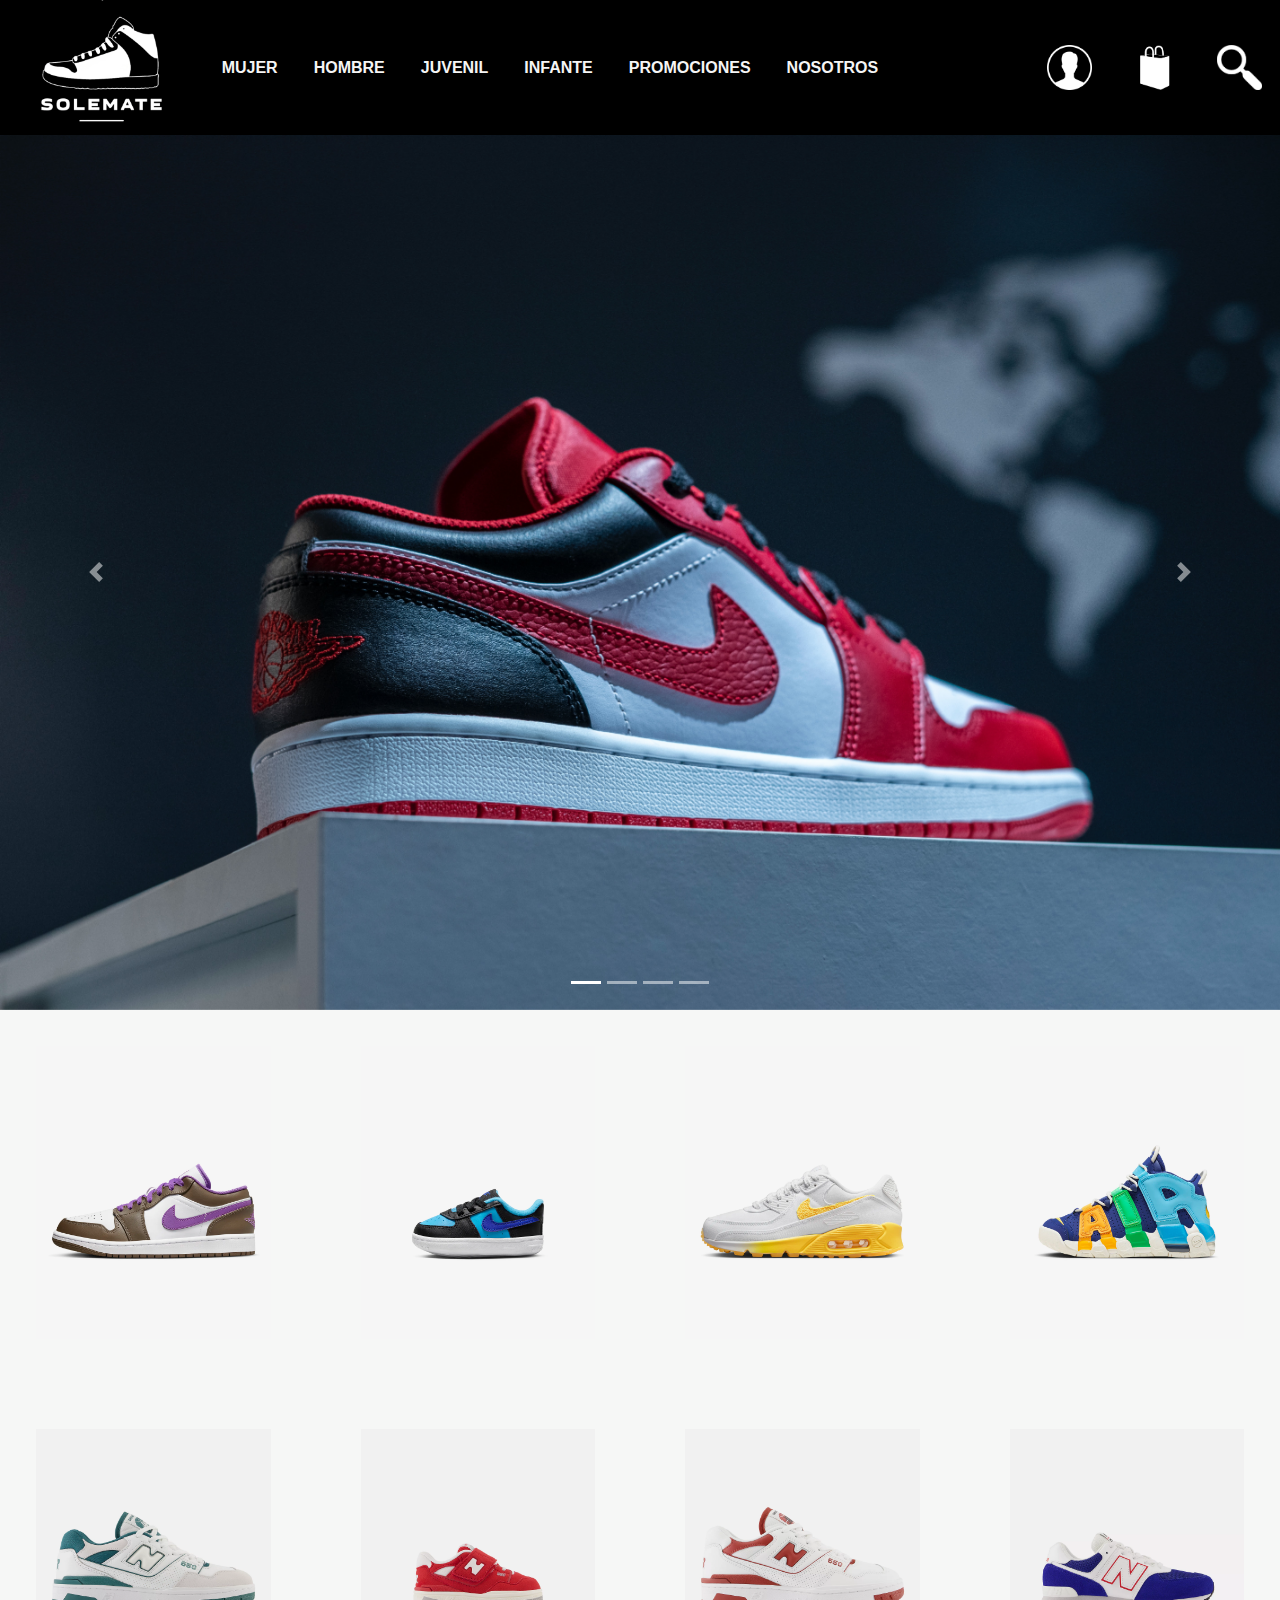
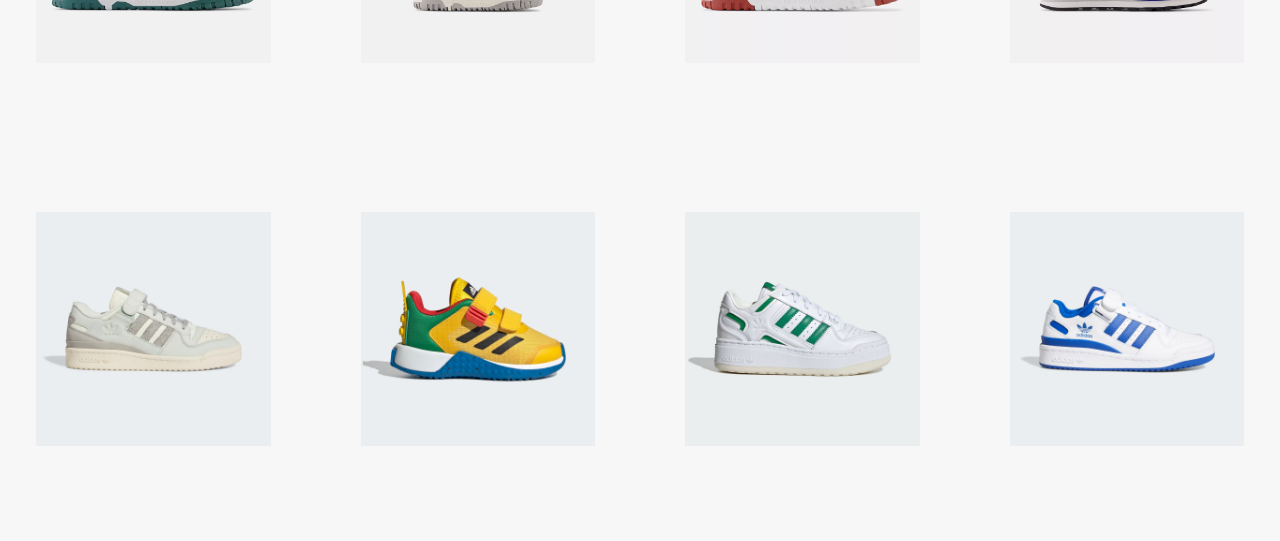
<file: index.html>
<!DOCTYPE html>
<html lang="en">

<head>
    <meta charset="UTF-8">
    <meta name="viewport" content="width=device-width, initial-scale=1.0">
    <title>SoleMate: Step Up Your Style!</title>
    <link rel="stylesheet" href="css/normalize.css">
    <link rel="stylesheet" href="css/index.css">
    <link rel="stylesheet" href="https://cdn.jsdelivr.net/npm/bootstrap@4.0.0/dist/css/bootstrap.min.css"
        integrity="sha384-Gn5384xqQ1aoWXA+058RXPxPg6fy4IWvTNh0E263XmFcJlSAwiGgFAW/dAiS6JXm" crossorigin="anonymous">
</head>

<body>
    <nav>
        <div class="navbar-container">
            <ul>
                <li class="activo"></li>
                <li class="noActivo"><a href="index.html"><img id="logo" src="img/logo.png" alt=""></a></li>
                <!-- Aquí irá el logo -->
                <li><a href="">MUJER</a>
                    <div class="menuEmergente">
                        <ul>
                            <li><a href="">Nike</a></li>
                            <li><a href="">New Balance</a></li>
                            <li><a href="">Adidas</a></li>
                        </ul>
                    </div>
                </li>
                <li><a href="">HOMBRE</a>
                    <div class="menuEmergente">
                        <ul>
                            <li><a href="">Nike</a></li>
                            <li><a href="">New Balance</a></li>
                            <li><a href="">Adidas</a></li>
                        </ul>
                    </div>


                </li>
                <li><a href="">JUVENIL</a>
                    <div class="menuEmergente">
                        <ul>
                            <li><a href="">Nike</a></li>
                            <li><a href="">New Balance</a></li>
                            <li><a href="">Adidas</a></li>
                        </ul>
                    </div>
                </li>
                <li><a href="">INFANTE</a>
                    <div class="menuEmergente">
                        <ul>
                            <li><a href="">Nike</a></li>
                            <li><a href="">New Balance</a></li>
                            <li><a href="">Adidas</a></li>
                        </ul>
                    </div>
                </li>
                <li><a href="">PROMOCIONES</a></li>
                <li><a href="nosotros.html">NOSOTROS</a></li>
            </ul>
            <ul id="accountNav">
                <li class="noActivo"><a href="myAccount.html"><img style="height: 5vh;" src="/img/myAccount.png"
                            alt=""></a>
                    <div class="menuEmergente">
                        <ul>
                            <li><a href="">Mi Cuenta</a></li>
                            <li><a href="">Salir</a></li>
                            <!-- Esto se mostrará únicamente si el usuario inició sesión -->
                            <li><a href="php/login.php">Identificarse</a></li>
                            <li><a href="registro.html">Registrarse</a></li>
                        </ul>
                    </div>
                </li>
                <!-- Mi cuenta -->
                <li class="noActivo"><a href="shoppingBag.html"><img style="height: 5vh;" src="/img/bag.png" alt=""></a></li>
                <!-- Carrito -->
                <li class="noActivo"><a href=""><img style="height: 5vh;" src="/img/search.png" alt=""></a></li>
                <!-- Búsqueda -->
            </ul>
        </div>
    </nav>

    <!-- CARRUSEL -->
    <div id="carouselExampleIndicators" class="carousel slide" data-ride="carousel">
        <ol class="carousel-indicators">
            <li data-target="#carouselExampleIndicators" data-slide-to="0" class="active"></li>
            <li data-target="#carouselExampleIndicators" data-slide-to="1"></li>
            <li data-target="#carouselExampleIndicators" data-slide-to="2"></li>
            <li data-target="#carouselExampleIndicators" data-slide-to="3"></li>
        </ol>
        <div class="carousel-inner">
            <div class="carousel-item active">
                <img src="img/img1.jpg" class="d-block w-100" alt="...">
            </div>
            <div class="carousel-item">
                <img src="img/img2.jpg" class="d-block w-100" alt="...">
            </div>
            <div class="carousel-item">
                <img src="img/img3.jpg" class="d-block w-100" alt="...">
            </div>
            <div class="carousel-item">
                <img src="img/img4.jpg" class="d-block w-100" alt="...">
            </div>
        </div>
        <a class="carousel-control-prev" href="#carouselExampleIndicators" role="button" data-slide="prev">
            <span class="carousel-control-prev-icon" aria-hidden="true"></span>
            <span class="sr-only"></span>
        </a>
        <a class="carousel-control-next" href="#carouselExampleIndicators" role="button" data-slide="next">
            <span class="carousel-control-next-icon" aria-hidden="true"></span>
            <span class="sr-only"></span>
        </a>
    </div>
    <!-- TERMINA CARRUSEL -->
    <!-- GRID -->
    <div class="grid-container">
        <div class="grid-item">
            <img src="img/men/Nike-AirJordan1Low.jpg" alt="">
            <div class="overlay"> </div>
            <div class="text"><a href="">Air Jordan 1 Low</a></div>
        </div>
        <div class="grid-item">
            <img src="img/toddler/Nike-Force1.jpg" alt="">
            <div class="overlay"> </div>
            <div class="text"><a href="">Force 1</a></div>
        </div>
        <div class="grid-item">
            <img src="img/women/Nike-AirMax90SE.jpg" alt="">
            <div class="overlay"> </div>
            <div class="text"><a href="">Air Max 90SE</a></div>
        </div>
        <div class="grid-item">
            <img src="img/youth/Nike-AirMoreUptempo.jpg" alt="">
            <div class="overlay"> </div>
            <div class="text"><a href="">Air More Uptempo</a></div>
        </div>
        <div class="grid-item">
            <img src="img/men/NB-550.jpg" alt="">
            <div class="overlay"></div>
            <div class="text"><a href="">550</a></div>
        </div>
        <div class="grid-item">
            <img src="img/toddler/NB-550.jpg" alt="">
            <div class="overlay"></div>
            <div class="text"><a href="">550</a></div>
        </div>
        <div class="grid-item">
            <img src="img/women/NB-550.jpg" alt="">
            <div class="overlay"></div>
            <div class="text"><a href="">550</a></div>
        </div>
        <div class="grid-item">
            <img src="img/youth/NB-574.jpg" alt="">
            <div class="overlay"></div>
            <div class="text"><a href="">574</a></div>
        </div>
        <div class="grid-item">
            <img src="img/men/Adidas-Forum_84_Low_Shoes_Green_FZ6298_01_standard.jpg" alt="">
            <div class="overlay"> </div>
            <div class="text"><a href="">Forum 84 Green</a></div>
        </div>
        <div class="grid-item">
            <img src="img/toddler/Adidas-_DNA_x_LEGOr_Two-Strap_Hook-and-Loop_Shoes_Yellow_HQ1308_01_standard.jpg"
                alt="">
                <div class="overlay"> </div>
                <div class="text"><a href="">DNAxLEGO</a></div>
        </div>
        <div class="grid-item">
            <img src="img/women/Adidas-Forum_XLG_Shoes_White_IE0236_01_standard.jpg" alt="">
            <div class="overlay"> </div>
            <div class="text"><a href="">Forum White</a></div>
        </div>
        <div class="grid-item">
            <img src="img/youth/Adidas-Forum_Low_Shoes_White_FY7974_01_standard.jpg" alt="">
            <div class="overlay"> </div>
            <div class="text"><a href="">Forum White</a></div>
        </div>
    </div>

    <!-- JAVA SCRIPT -->
    <script src="https://code.jquery.com/jquery-3.2.1.slim.min.js"
        integrity="sha384-KJ3o2DKtIkvYIK3UENzmM7KCkRr/rE9/Qpg6aAZGJwFDMVNA/GpGFF93hXpG5KkN"
        crossorigin="anonymous"></script>
    <script src="https://cdn.jsdelivr.net/npm/popper.js@1.12.9/dist/umd/popper.min.js"
        integrity="sha384-ApNbgh9B+Y1QKtv3Rn7W3mgPxhU9K/ScQsAP7hUibX39j7fakFPskvXusvfa0b4Q"
        crossorigin="anonymous"></script>
    <script src="https://cdn.jsdelivr.net/npm/bootstrap@4.0.0/dist/js/bootstrap.min.js"
        integrity="sha384-JZR6Spejh4U02d8jOt6vLEHfe/JQGiRRSQQxSfFWpi1MquVdAyjUar5+76PVCmYl"
        crossorigin="anonymous"></script>

</body>

</html>
</file>
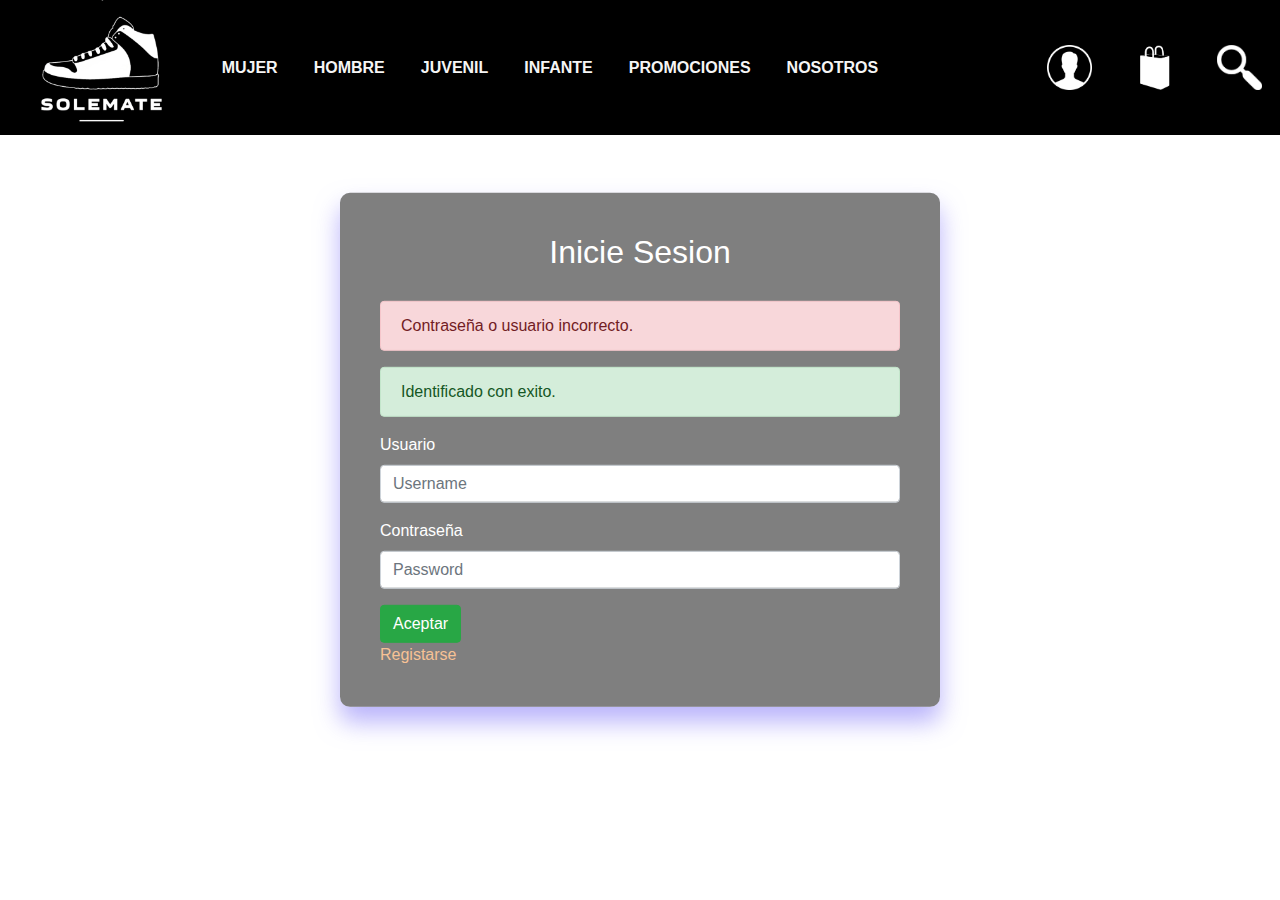
<file: login.html>
<!DOCTYPE html>
<html lang="en">

<head>
    <meta charset="UTF-8">
    <meta name="viewport" content="width=device-width, initial-scale=1.0">
    <title>Ingresar Usuario</title>
    <link rel="stylesheet" href="css/normalize.css">
    <link rel="stylesheet" href="css/login.css">
    <link rel="stylesheet" href="https://cdn.jsdelivr.net/npm/bootstrap@4.0.0/dist/css/bootstrap.min.css"
        integrity="sha384-Gn5384xqQ1aoWXA+058RXPxPg6fy4IWvTNh0E263XmFcJlSAwiGgFAW/dAiS6JXm" crossorigin="anonymous">
</head>

<body>
    <nav>
        <div class="navbar-container">
            <ul>
                <li class="activo"></li>
                <li class="noActivo"><a href="index.html"><img id="logo" src="img/logo.png" alt=""></a></li>
                <!-- Aquí irá el logo -->
                <li><a href="">MUJER</a>
                    <div class="menuEmergente">
                        <ul>
                            <li><a href="">Nike</a></li>
                            <li><a href="">New Balance</a></li>
                            <li><a href="">Adidas</a></li>
                        </ul>
                    </div>
                </li>
                <li><a href="">HOMBRE</a>
                    <div class="menuEmergente">
                        <ul>
                            <li><a href="">Nike</a></li>
                            <li><a href="">New Balance</a></li>
                            <li><a href="">Adidas</a></li>
                        </ul>
                    </div>


                </li>
                <li><a href="">JUVENIL</a>
                    <div class="menuEmergente">
                        <ul>
                            <li><a href="">Nike</a></li>
                            <li><a href="">New Balance</a></li>
                            <li><a href="">Adidas</a></li>
                        </ul>
                    </div>
                </li>
                <li><a href="">INFANTE</a>
                    <div class="menuEmergente">
                        <ul>
                            <li><a href="">Nike</a></li>
                            <li><a href="">New Balance</a></li>
                            <li><a href="">Adidas</a></li>
                        </ul>
                    </div>
                </li>
                <li><a href="">PROMOCIONES</a></li>
                <li><a href="nosotros.html">NOSOTROS</a></li>
            </ul>
            <ul id="accountNav">
                <li class="noActivo"><a href="myAccount.html"><img style="height: 5vh;" src="/img/myAccount.png"
                            alt=""></a>
                    <div class="menuEmergente">
                        <ul>
                            <li><a href="">Mi Cuenta</a></li>
                            <li><a href="">Salir</a></li>
                            <!-- Esto se mostrará únicamente si el usuario inició sesión -->
                            <li><a href="login.html">Identificarse</a></li>
                            <li><a href="registro.html">Registrarse</a></li>
                        </ul>
                    </div>
                </li>
                <!-- Mi cuenta -->
                <li class="noActivo"><a href=""><img style="height: 5vh;" src="/img/bag.png" alt=""></a></li>
                <!-- Carrito -->
                <li class="noActivo"><a href=""><img style="height: 5vh;" src="/img/search.png" alt=""></a></li>
                <!-- Búsqueda -->
            </ul>
        </div>
    </nav>

    <main>
        <div class="login">
            <h2>Inicie Sesion</h2>
            <form>
                <div class="alert alert-danger">
                    Contraseña o usuario incorrecto.
                </div>
                <div class="alert alert-success">
                    Identificado con exito.
                </div>
                <!-- Login Controls -->
                <div class="form-group">
                    <label class="Campo" for="txtUsername">Usuario</label>
                    <!-- Los id son obligatorios asi -->
                    <input type="text" class="form-control" id="username" name="username" placeholder="Username">
                </div>
                <div class="form-group">
                    <label for="txtPassword" class="Campo">Contraseña</label>
                    <input type="password" class="form-control" id="password" name="password" placeholder="Password">
                </div>
                <!-- Login Button -->
                <div class="form-actions" style="margin-top: 12px;">
                    <button type="submit" class="btn btn-success">Aceptar</button>
                </div>
            </form>

            <a class="mt-5" href="registro.html" role="button">Registarse</a>

        </div>
    </main>


</body>

</html>
</file>
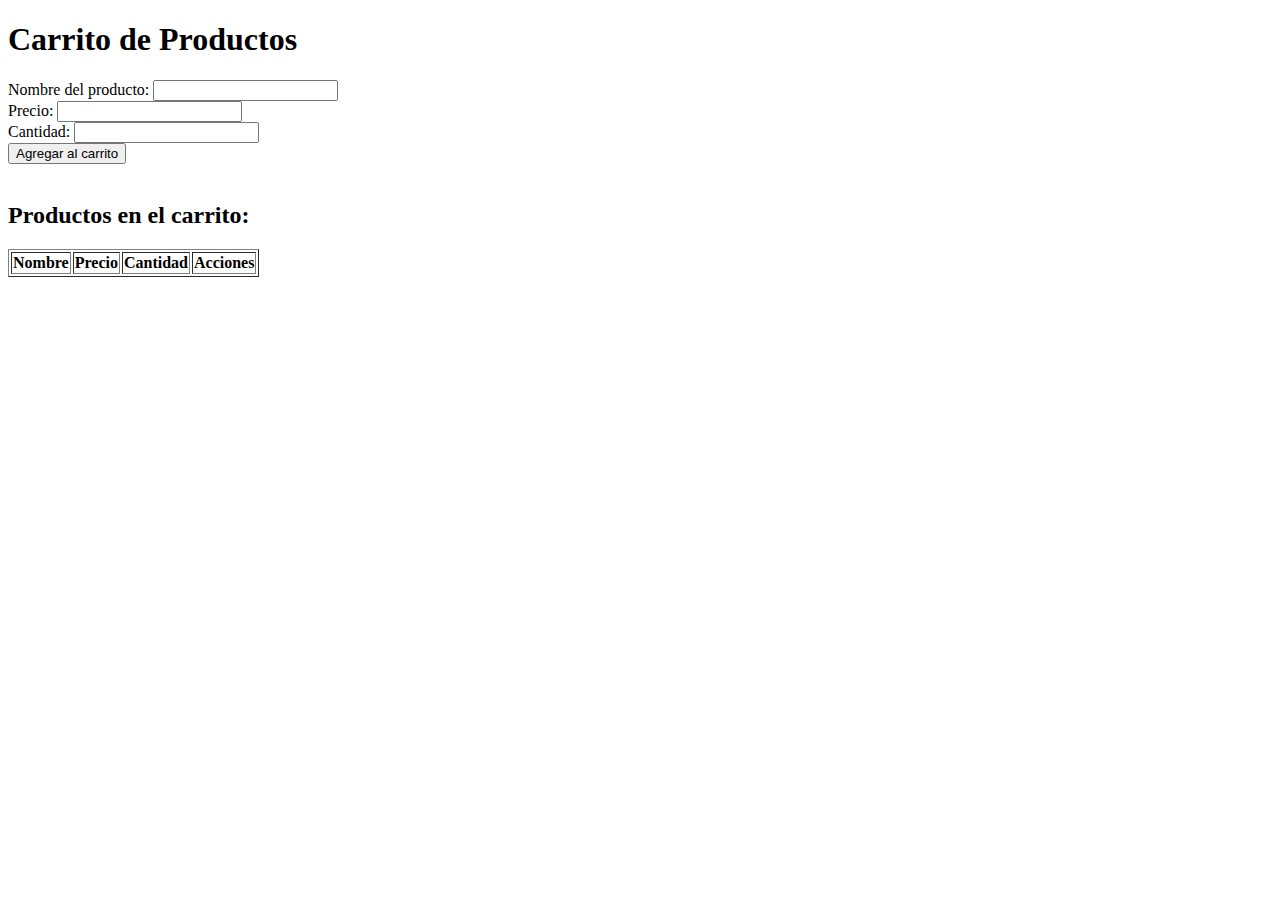
<file: BD/html/productos_carrito.html>
<!DOCTYPE html>
<html>
<head>
    <title>Carrito de Productos</title>
</head>
<body>
    <h1>Carrito de Productos</h1>

    <form action="agregar_producto.php" method="post">
        <label>Nombre del producto:</label>
        <input type="text" name="nombre" required>
        <br>
        <label>Precio:</label>
        <input type="number" name="precio" step="0.01" required>
        <br>
        <label>Cantidad:</label>
        <input type="number" name="cantidad" required>
        <br>
        <input type="submit" value="Agregar al carrito">
    </form>

    <br>

    <h2>Productos en el carrito:</h2>
    <table border="1">
        <tr>
            <th>Nombre</th>
            <th>Precio</th>
            <th>Cantidad</th>
            <th>Acciones</th>
        </tr>
        <!-- Aquí mostraremos los productos agregados al carrito -->
    </table>
</body>
</html>
</file>
<file: css/index.css>
@import url('https://fonts.cdnfonts.com/css/getvoip-grotesque');

* {
  font-family: 'GetVoIP Grotesque', sans-serif;
}

body{
  background-color: #F6F7F6;
}

nav {
  background-color: black;
  height: 15vh;
  display: flex;
}

.navbar-container {
  display: flex;
  align-items: center;
  background-color: black;
  height: 15vh;
}

.navbar-container ul li a{
  text-decoration: none;
}

nav ul {
  display: flex;
  list-style-type: none;
  margin: 0;
  padding: 0;
  align-items: center;
  /* Centra verticalmente los elementos */
}

nav ul li {
  margin-right: 10wh;
}

nav ul li a {
  text-decoration: none;
  font-weight: bolder;
  color: whitesmoke;
  padding: 2vh;
}

nav ul li a:hover {
  color: black;
}


#logo {
  height: 15vh;
}

#accountNav {
  display: flex;
  align-items: center;
  margin-left: auto;
}

.activo,
nav ul li a:hover {
  background: #666;
}


nav ul li.noActivo a:hover {
  background: none;
}

.menuEmergente {
  display: none;
  z-index: 1;
  width: max-content;
}



nav ul li:hover .menuEmergente {
  display: block;
  position: absolute;
  background: black;
  padding: 2vh 0 2vh 0;
}

nav ul li:hover .menuEmergente ul {
  display: block;
  margin: 1vh;
}

nav ul li:hover .menuEmergente ul li {
  display: block;
  margin: 3vh 0;
}

.menuEmergente ul li a {
  display: block;
  width: 100%;
}

.menuEmergente ul li {
  margin: 0;
}

.menuEmergente ul li a{
  text-decoration: none;
}




/* CARRUSEL */

.carouselExampleIndicators {
  height: 70vh;
}


/* GRID */


.grid-container {
  display: grid;
  grid-template-columns: repeat(4, 1fr);
  gap: 2vh;
  background-color: #F6F7F6;
  grid-auto-rows: 1fr;
}

.grid-item {
  /* background-color: gray; */
  position: relative;
  color: black; 
  padding: 2vh; 
  margin: 2vh;
}

.grid-item img {
  max-width: 100%; /* Ensure the image does not exceed the width of the grid item */
  height: auto; /* Maintain the aspect ratio of the image */
  /*display: block;  Remove any extra spacing below the image */
}

.grid-item:hover img {
  transform: scale(1.1); /* Aumenta la escala de la imagen al 110% */
  transition: transform 0.3s ease; /* Agrega una transición suave de 0.3 segundos */
}

.grid-item::before {
  content: "";
  position: absolute;
  top: 0;
  left: 0;
  width: 100%;
  height: 100%;
  /*background-color: black;  Color de fondo del rectángulo (rojo semitransparente en este ejemplo) */
  opacity: 0; /* Inicialmente, el rectángulo es transparente */
  transition: opacity 0.3s ease; /* Agrega una transición suave de 0.3 segundos al cambiar la opacidad */
}

.grid-item:hover::before {
  opacity: 1; /* Al hacer hover, la opacidad del rectángulo cambia a 1 (totalmente visible) */
  z-index: 0;
}


/* OVERLAY */


.overlay {
  position: absolute;
  top: 0;
  left: 0;
  width: 100%;
  height: 100%;
  background-color: rgba(0, 0, 0, 0.7); 
  opacity: 0;
  transition: opacity 0.3s ease;
}

.grid-item:hover .overlay {
  opacity: 1;
}


.text {
  position: absolute;
  opacity: 0;

  color: white;
  font-size: 18px;
  position: absolute;
  top: 50%;
  left: 50%;
  transform: translate(-50%, -50%);
  text-align: right;
  transition: opacity 0.3s ease;
} 

.grid-item:hover .text {
  text-align: right;
  opacity: 1;
  z-index: 1;
}

.text a{
  text-decoration: none;
  color: white;
}

.grid-item:hover .text a{
  opacity: 1;
  z-index: 1;
  text-decoration: none;
  font-size: 25px;
  color: wheat;
}
</file>
<file: css/login.css>
@import url('https://fonts.cdnfonts.com/css/getvoip-grotesque');

* {
  font-family: 'GetVoIP Grotesque', sans-serif;
}

body{
  background-color: #F7C295;
}

nav {
  background-color: black;
  height: 15vh;
  display: flex;
}

.navbar-container {
  display: flex;
  align-items: center;
  background-color: black;
  height: 15vh;
}

.navbar-container ul li a{
  text-decoration: none;
}

nav ul {
  display: flex;
  list-style-type: none;
  margin: 0;
  padding: 0;
  align-items: center;
  /* Centra verticalmente los elementos */
}

nav ul li {
  margin-right: 10wh;
}

nav ul li a {
  text-decoration: none;
  font-weight: bolder;
  color: whitesmoke;
  padding: 2vh;
}

nav ul li a:hover {
  color: black;
}


#logo {
  height: 15vh;
}

#accountNav {
  display: flex;
  align-items: center;
  margin-left: auto;
}

.activo,
nav ul li a:hover {
  background: #666;
}


nav ul li.noActivo a:hover {
  background: none;
}

.menuEmergente {
  display: none;
  z-index: 1;
  width: max-content;
}



nav ul li:hover .menuEmergente {
  display: block;
  position: absolute;
  background: black;
  padding: 2vh 0 2vh 0;
}

nav ul li:hover .menuEmergente ul {
  display: block;
  margin: 1vh;
}

nav ul li:hover .menuEmergente ul li {
  display: block;
  margin: 3vh 0;
}

.menuEmergente ul li a {
  display: block;
  width: 100%;
}

.menuEmergente ul li {
  margin: 0;
}

.menuEmergente ul li a{
  text-decoration: none;
}


/* Form de Login */

.mt-5{
    color: #F7C295;
}

.login {
    position: absolute;
    top: 50%;
    left: 50%;
    width: 600px;
    padding: 40px;
    transform: translate(-50%, -50%);
    background: rgba(0, 0, 0, 0.5);
    box-sizing: border-box;
    box-shadow: 0 15px 25px rgba(139, 128, 249, 0.6);
    border-radius: 10px;
  }
  
  .Campo{
      color: white;
  }
  
  .login h2 {
    margin: 0 0 30px;
    padding: 0;
    color: #fff;
    text-align: center;
  }
  
  .login .login-input {
    position: relative;
  }
  
  .login .login-input input {
    width: 100%;
    padding: 10px 0;
    font-size: 16px;
    color: #fff;
    margin-bottom: 30px;
    border: none;
    border-bottom: 1px solid #fff;
    outline: none;
    background: transparent;
  }
  .login .login-input label {
    position: absolute;
    top: 0;
    left: 0;
    padding: 10px 0;
    font-size: 16px;
    color: #fff;
    pointer-events: none;
    transition: 0.5s;
  }
  
  .login .login-input input:focus ~ label,
  .login .login-input input:valid ~ label {
    top: -20px;
    left: 0;
    color: #8b80f9;
    font-size: 12px;
  }
  
  .login form a {
    position: relative;
    display: inline-block;
    padding: 10px 20px;
    color:  #F7C295;
    font-size: 16px;
    text-decoration: none;
    text-transform: uppercase;
    overflow: hidden;
    transition: 0.5s;
    margin-top: 40px;
    letter-spacing: 4px;
  }
  
  .login a:hover {
    background: #8b80f9;
    color: #fff;
    border-radius: 5px;
    box-shadow: 0 0 5px #8b80f9, 0 0 25px #8b80f9, 0 0 50px #8b80f9,
      0 0 100px #8b80f9;
  }
  
  .login a span {
    position: absolute;
    display: block;
  }
  
  .login a span:nth-child(1) {
    top: 0;
    left: -100%;
    width: 100%;
    height: 2px;
    background: linear-gradient(90deg, transparent, #8b80f9);
    animation: animacaoBotao1 1s linear infinite;
  }
  
  @keyframes animationBot1 {
    0% {
      left: -100%;
    }
    50%,
    100% {
      left: 100%;
    }
  }
  
  .login a span:nth-child(2) {
    top: -100%;
    right: 0;
    width: 2px;
    height: 100%;
    background: linear-gradient(180deg, transparent, #8b80f9);
    animation: animacaoBotao2 1s linear infinite;
    animation-delay: 0.25s;
  }
  
  @keyframes animationBot2 {
    0% {
      top: -100%;
    }
    50%,
    100% {
      top: 100%;
    }
  }
  
  .login a span:nth-child(3) {
    bottom: 0;
    right: -100%;
    width: 100%;
    height: 2px;
    background: linear-gradient(270deg, transparent, #8b80f9);
    animation: animacaoBotao3 1s linear infinite;
    animation-delay: 0.5s;
  }
  
  @keyframes animationBot3 {
    0% {
      right: -100%;
    }
    50%,
    100% {
      right: 100%;
    }
  }
  .login a span:nth-child(4) {
    bottom: -100%;
    left: 0;
    width: 2px;
    height: 100%;
    background: linear-gradient(360deg, transparent, #8b80f9);
    animation: animacaoBotao4 1s linear infinite;
    animation-delay: 0.75s;
  }
  
  @keyframes animationBot4 {
    0% {
      bottom: -100%;
    }
    50%,
    100% {
      bottom: 100%;
    }
  }
</file>
